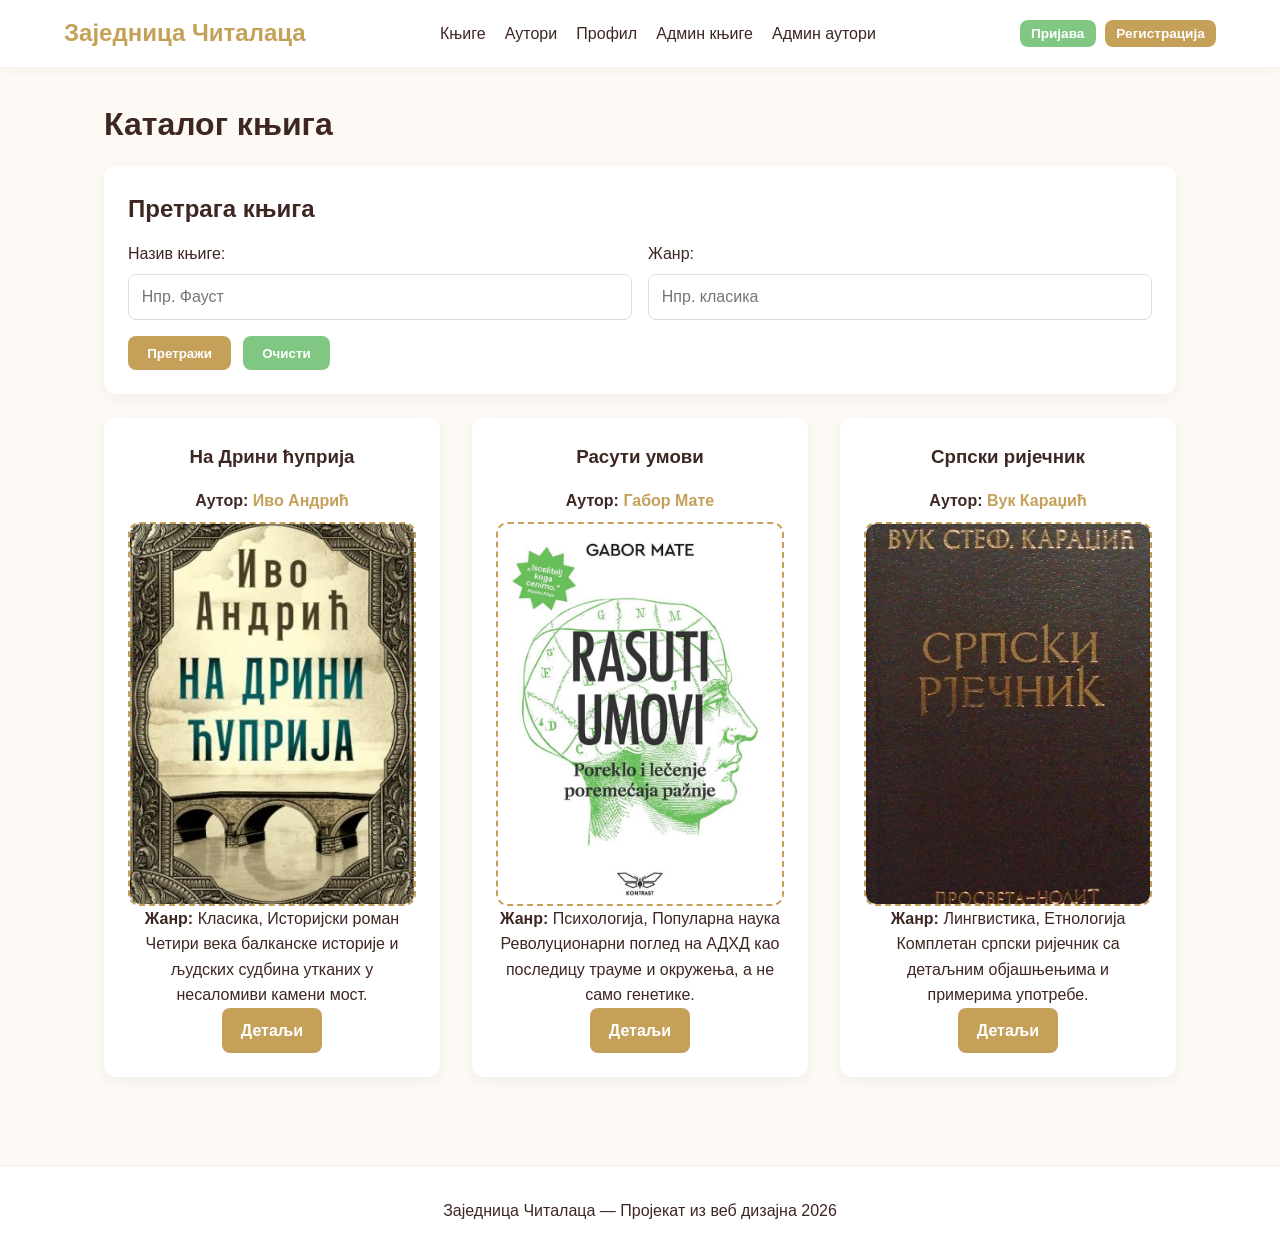
<file: index.html>
<!DOCTYPE html>
<html lang="sr">
<head>
    <meta charset="UTF-8">
    <meta name="viewport" content="width=device-width, initial-scale=1.0">
    <title>Заједница Читалаца - Каталог књига</title>
    <link rel="icon" href="data:,">
    <link rel="stylesheet" href="css/style.css">
</head>
<body>
    <header>
        <nav class="container">
            <a href="index.html" class="logo">Заједница Читалаца</a>
            <ul class="nav-links">
                <li><a href="index.html">Књиге</a></li>
                <li><a href="authors.html">Аутори</a></li>
                <li><a href="profile.html">Профил</a></li>
                <li><a href="admin-books.html">Админ књиге</a></li>
                <li><a href="admin-authors.html">Админ аутори</a></li>
            </ul>
        </nav>
    </header>
    <main class="container">
        <h1>Каталог књига</h1>
        <section class="card filter-card">
            <h2>Претрага књига</h2>
            <form class="filter-form" data-book-search novalidate>
                <div class="form-row">
                    <div class="form-group">
                        <label for="book-search-title">Назив књиге:</label>
                        <input id="book-search-title" name="title" type="search" placeholder="Нпр. Фауст">
                    </div>
                    <div class="form-group">
                        <label for="book-search-genre">Жанр:</label>
                        <input id="book-search-genre" name="genre" type="search" placeholder="Нпр. класика">
                    </div>
                </div>
                <div class="filter-actions">
                    <button class="btn btn-primary" type="submit">Претражи</button>
                    <button class="btn btn-secondary" type="button" data-book-search-reset>Очисти</button>
                </div>
            </form>
        </section>
        <p class="page-intro" data-books-result-summary></p>
        <div class="grid" data-books-grid></div>
    </main>
    <footer>
        <p>Заједница Читалаца — Пројекат из веб дизајна 2026</p>
    </footer>
    <script src="js/shared.js"></script>
    <script src="js/firebase-config.js"></script>
    <script src="js/student1-books.js"></script>
</body>
</html>
</file>
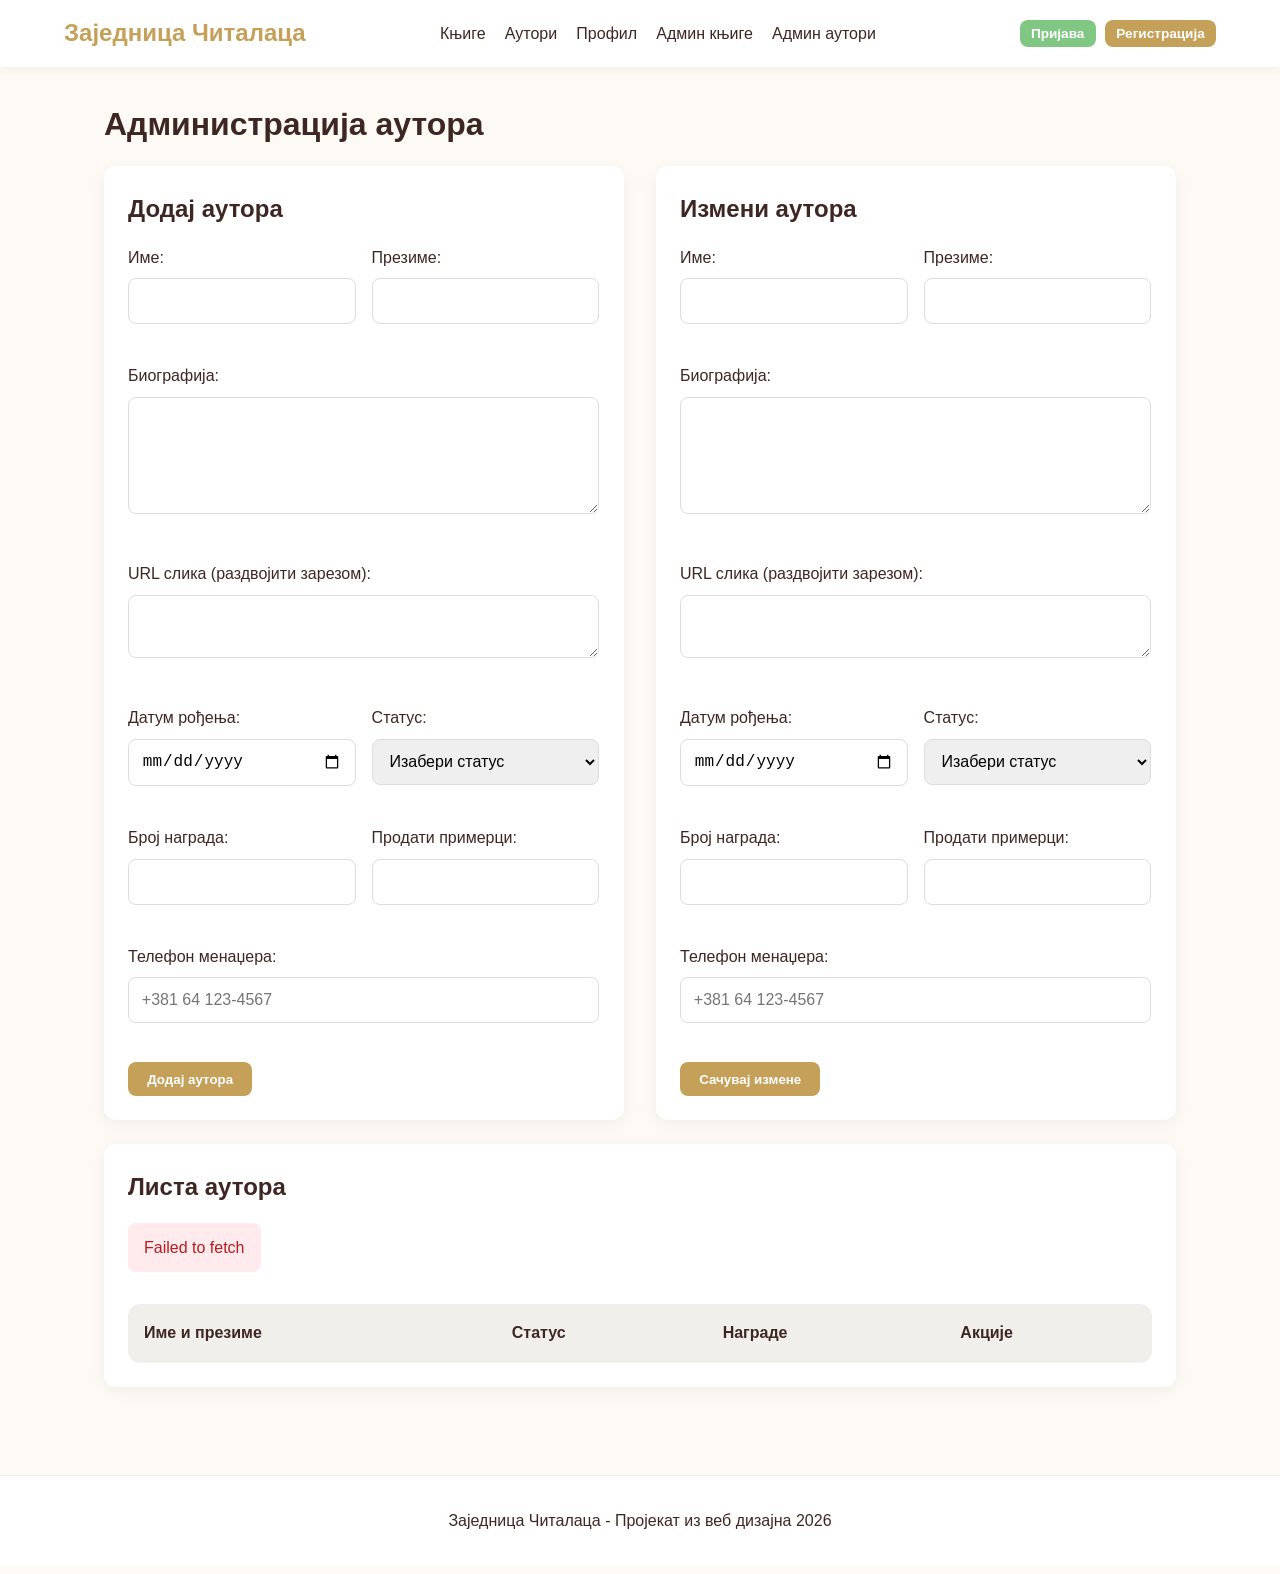
<file: admin-authors.html>
<!DOCTYPE html>
<html lang="sr">
<head>
    <meta charset="UTF-8">
    <meta name="viewport" content="width=device-width, initial-scale=1.0">
    <title>Заједница Читалаца - Администрација аутора</title>
    <link rel="icon" href="data:,">
    <link rel="stylesheet" href="css/style.css">
</head>
<body class="student2-page">
    <header>
        <nav class="container">
            <a href="index.html" class="logo">Заједница Читалаца</a>
            <ul class="nav-links">
                <li><a href="index.html">Књиге</a></li>
                <li><a href="authors.html">Аутори</a></li>
                <li><a href="profile.html">Профил</a></li>
                <li><a href="admin-books.html">Админ књиге</a></li>
                <li><a href="admin-authors.html">Админ аутори</a></li>
            </ul>
        </nav>
    </header>

    <main class="container">
        <h1>Администрација аутора</h1>

        <div class="grid admin-grid">
            <section class="card admin-card">
                <h2>Додај аутора</h2>
                <p class="status-message hidden" data-author-message="add"></p>
                <form data-author-form="add" novalidate>
                    <button class="hidden" type="submit">Пошаљи</button>
                </form>
            </section>

            <section class="card admin-card">
                <h2>Измени аутора</h2>
                <p class="status-message hidden" data-author-message="edit"></p>
                <form data-author-form="edit" novalidate>
                    <button class="hidden" type="submit">Пошаљи</button>
                </form>
            </section>
        </div>

        <section class="card admin-card">
            <h2>Листа аутора</h2>
            <p class="status-message" data-admin-authors-status>Учитавање аутора...</p>
            <div class="table-wrapper">
                <table>
                    <thead>
                        <tr>
                            <th>Име и презиме</th>
                            <th>Статус</th>
                            <th>Награде</th>
                            <th>Акције</th>
                        </tr>
                    </thead>
                    <tbody data-admin-authors></tbody>
                </table>
            </div>
        </section>
    </main>

    <footer>
        <p>Заједница Читалаца - Пројекат из веб дизајна 2026</p>
    </footer>
    <script src="js/shared.js"></script>
    <script src="js/firebase-config.js"></script>
    <script src="js/student2-authors.js"></script>
</body>
</html>
</file>
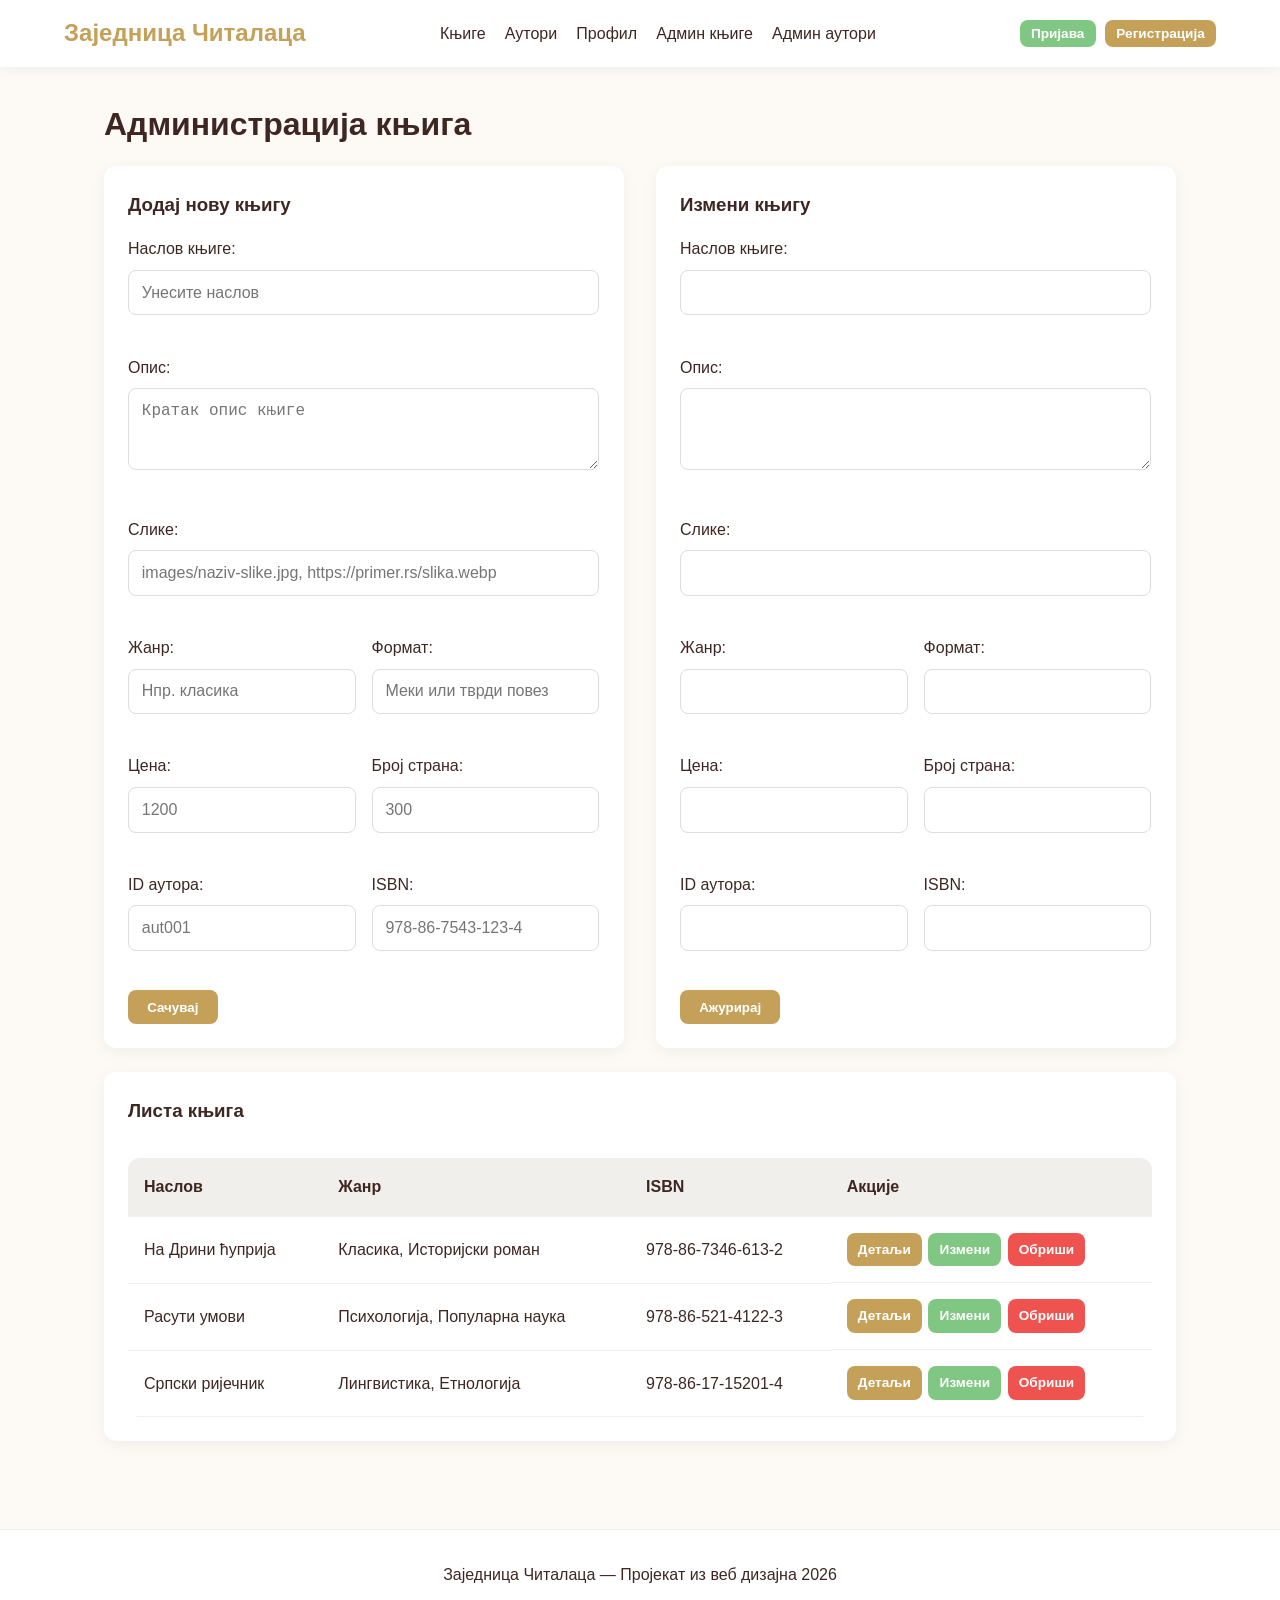
<file: admin-books.html>
<!DOCTYPE html>
<html lang="sr">
<head>
    <meta charset="UTF-8">
    <meta name="viewport" content="width=device-width, initial-scale=1.0">
    <title>Заједница Читалаца - Администрација књига</title>
    <link rel="icon" href="data:,">
    <link rel="stylesheet" href="css/style.css">
</head>
<body>
    <header>
        <nav class="container">
            <a href="index.html" class="logo">Заједница Читалаца</a>
            <ul class="nav-links">
                <li><a href="index.html">Књиге</a></li>
                <li><a href="authors.html">Аутори</a></li>
                <li><a href="profile.html">Профил</a></li>
                <li><a href="admin-books.html">Админ књиге</a></li>
                <li><a href="admin-authors.html">Админ аутори</a></li>
            </ul>
        </nav>
    </header>
    <main class="container">
        <h1>Администрација књига</h1>
        <div class="grid admin-grid">
            <div class="card admin-card">
                <h3>Додај нову књигу</h3>
                <p class="status-message hidden" data-book-form-message="add"></p>
                <form class="book-form" data-book-form="add" novalidate>
                    <div class="form-group">
                        <label for="book-title">Наслов књиге:</label>
                        <input type="text" id="book-title" name="title" placeholder="Унесите наслов">
                        <small class="field-error" data-error-for="title"></small>
                    </div>
                    <div class="form-group">
                        <label for="book-description">Опис:</label>
                        <textarea id="book-description" name="description" rows="3" placeholder="Кратак опис књиге"></textarea>
                        <small class="field-error" data-error-for="description"></small>
                    </div>
                    <div class="form-group">
                        <label for="book-image">Слике:</label>
                        <input type="text" id="book-image" name="image" placeholder="images/naziv-slike.jpg, https://primer.rs/slika.webp">
                        <small class="field-error" data-error-for="image"></small>
                    </div>
                    <div class="form-row">
                        <div class="form-group">
                            <label for="book-genre">Жанр:</label>
                            <input type="text" id="book-genre" name="genre" placeholder="Нпр. класика">
                            <small class="field-error" data-error-for="genre"></small>
                        </div>
                        <div class="form-group">
                            <label for="book-format">Формат:</label>
                            <input type="text" id="book-format" name="format" placeholder="Меки или тврди повез">
                            <small class="field-error" data-error-for="format"></small>
                        </div>
                    </div>
                    <div class="form-row">
                        <div class="form-group">
                            <label for="book-price">Цена:</label>
                            <input type="number" id="book-price" name="price" min="1" placeholder="1200">
                            <small class="field-error" data-error-for="price"></small>
                        </div>
                        <div class="form-group">
                            <label for="book-pages">Број страна:</label>
                            <input type="number" id="book-pages" name="pages" min="1" placeholder="300">
                            <small class="field-error" data-error-for="pages"></small>
                        </div>
                    </div>
                    <div class="form-row">
                        <div class="form-group">
                            <label for="book-author-id">ID аутора:</label>
                            <input type="text" id="book-author-id" name="authorId" placeholder="aut001">
                            <small class="field-error" data-error-for="authorId"></small>
                        </div>
                        <div class="form-group">
                            <label for="book-isbn">ISBN:</label>
                            <input type="text" id="book-isbn" name="isbn" placeholder="978-86-7543-123-4">
                            <small class="field-error" data-error-for="isbn"></small>
                        </div>
                    </div>
                    <button type="submit" class="btn btn-primary">Сачувај</button>
                </form>
            </div>

            <div class="card admin-card">
                <h3>Измени књигу</h3>
                <p class="status-message hidden" data-book-form-message="edit"></p>
                <form class="book-form" data-book-form="edit" novalidate>
                    <div class="form-group">
                        <label for="edit-title">Наслов књиге:</label>
                        <input type="text" id="edit-title" name="title">
                        <small class="field-error" data-error-for="title"></small>
                    </div>
                    <div class="form-group">
                        <label for="edit-description">Опис:</label>
                        <textarea id="edit-description" name="description" rows="3"></textarea>
                        <small class="field-error" data-error-for="description"></small>
                    </div>
                    <div class="form-group">
                        <label for="edit-image">Слике:</label>
                        <input type="text" id="edit-image" name="image">
                        <small class="field-error" data-error-for="image"></small>
                    </div>
                    <div class="form-row">
                        <div class="form-group">
                            <label for="edit-genre">Жанр:</label>
                            <input type="text" id="edit-genre" name="genre">
                            <small class="field-error" data-error-for="genre"></small>
                        </div>
                        <div class="form-group">
                            <label for="edit-format">Формат:</label>
                            <input type="text" id="edit-format" name="format">
                            <small class="field-error" data-error-for="format"></small>
                        </div>
                    </div>
                    <div class="form-row">
                        <div class="form-group">
                            <label for="edit-price">Цена:</label>
                            <input type="number" id="edit-price" name="price" min="1">
                            <small class="field-error" data-error-for="price"></small>
                        </div>
                        <div class="form-group">
                            <label for="edit-pages">Број страна:</label>
                            <input type="number" id="edit-pages" name="pages" min="1">
                            <small class="field-error" data-error-for="pages"></small>
                        </div>
                    </div>
                    <div class="form-row">
                        <div class="form-group">
                            <label for="edit-author-id">ID аутора:</label>
                            <input type="text" id="edit-author-id" name="authorId">
                            <small class="field-error" data-error-for="authorId"></small>
                        </div>
                        <div class="form-group">
                            <label for="edit-isbn">ISBN:</label>
                            <input type="text" id="edit-isbn" name="isbn">
                            <small class="field-error" data-error-for="isbn"></small>
                        </div>
                    </div>
                    <button type="submit" class="btn btn-primary">Ажурирај</button>
                </form>
            </div>
        </div>
        <div class="card admin-card">
            <h3>Листа књига</h3>
            <div class="table-wrapper">
                <table>
                    <thead>
                        <tr>
                            <th>Наслов</th>
                            <th>Жанр</th>
                            <th>ISBN</th>
                            <th>Акције</th>
                        </tr>
                    </thead>
                    <tbody data-admin-books></tbody>
                </table>
            </div>
        </div>
    </main>
    <footer>
        <p>Заједница Читалаца — Пројекат из веб дизајна 2026</p>
    </footer>
    <script src="js/shared.js"></script>
    <script src="js/firebase-config.js"></script>
    <script src="js/student1-books.js"></script>
</body>
</html>
</file>
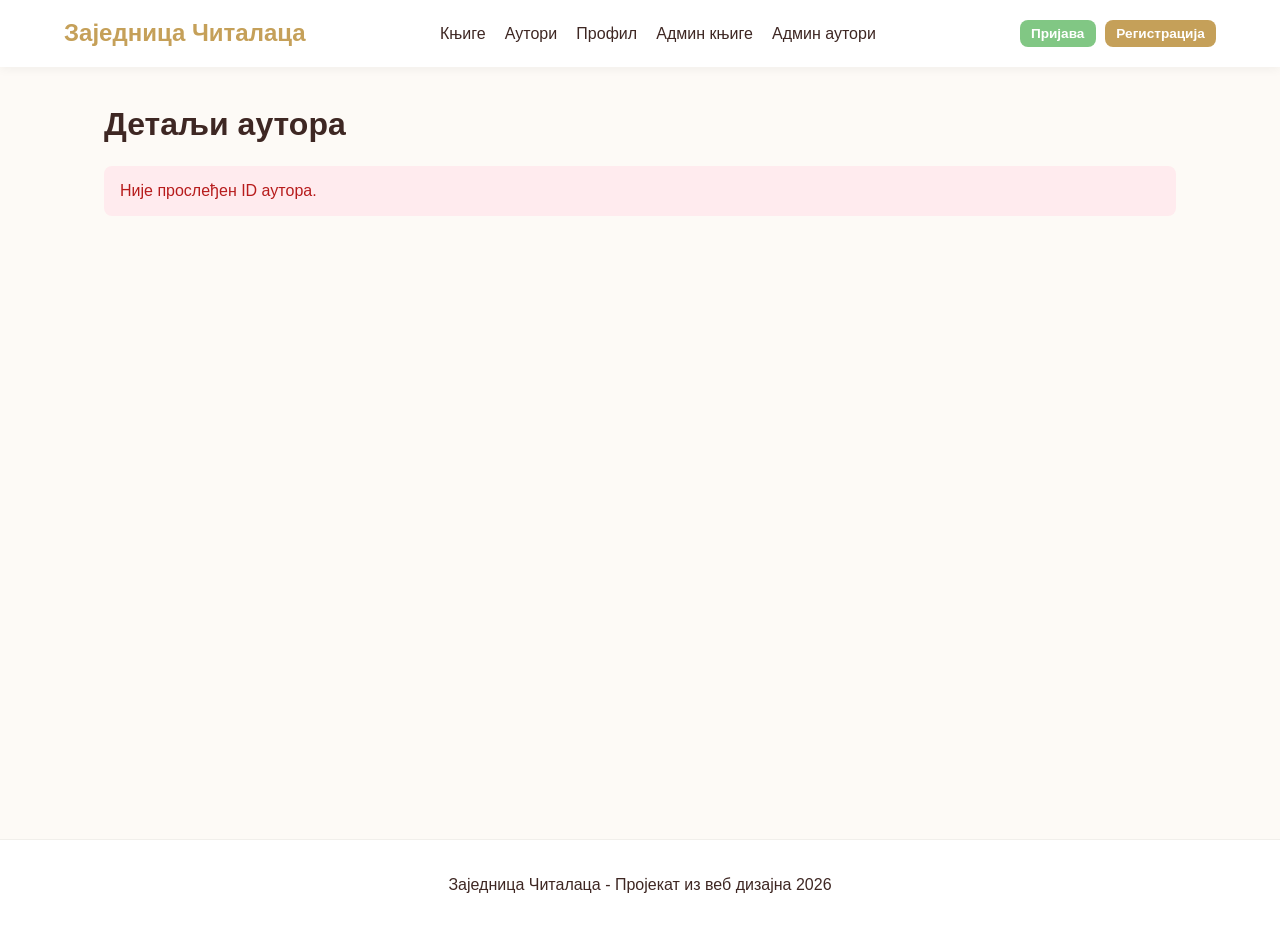
<file: author-details.html>
<!DOCTYPE html>
<html lang="sr">
<head>
    <meta charset="UTF-8">
    <meta name="viewport" content="width=device-width, initial-scale=1.0">
    <title>Заједница Читалаца - Детаљи аутора</title>
    <link rel="icon" href="data:,">
    <link rel="stylesheet" href="css/style.css">
</head>
<body class="student2-page">
    <header>
        <nav class="container">
            <a href="index.html" class="logo">Заједница Читалаца</a>
            <ul class="nav-links">
                <li><a href="index.html">Књиге</a></li>
                <li><a href="authors.html">Аутори</a></li>
                <li><a href="profile.html">Профил</a></li>
                <li><a href="admin-books.html">Админ књиге</a></li>
                <li><a href="admin-authors.html">Админ аутори</a></li>
            </ul>
        </nav>
    </header>

    <main class="container">
        <h1>Детаљи аутора</h1>
        <p class="status-message" data-author-detail-status>Учитавање података...</p>
        <div data-author-detail></div>
    </main>

    <footer>
        <p>Заједница Читалаца - Пројекат из веб дизајна 2026</p>
    </footer>
    <script src="js/shared.js"></script>
    <script src="js/firebase-config.js"></script>
    <script src="js/student2-authors.js"></script>
</body>
</html>
</file>
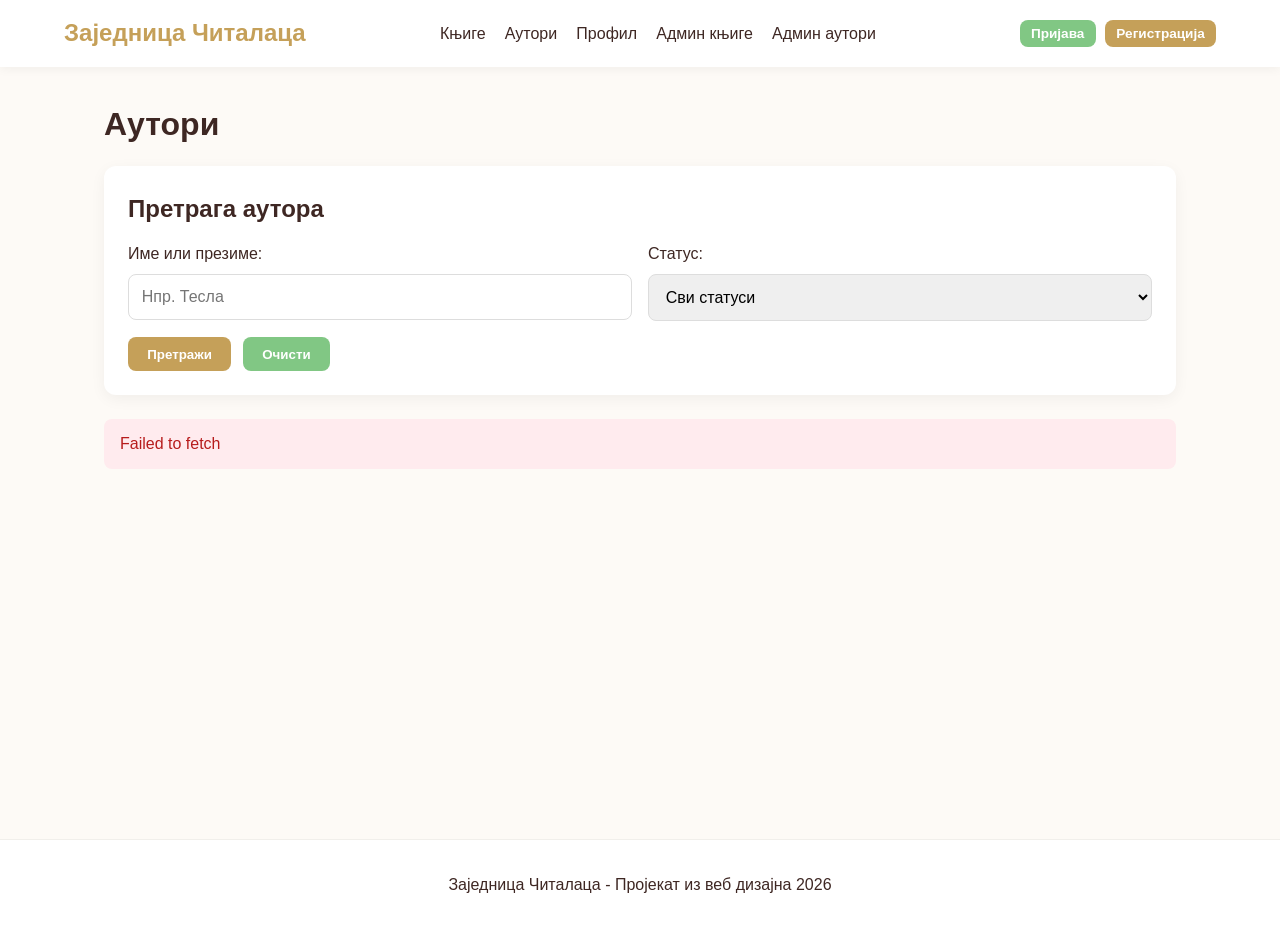
<file: authors.html>
<!DOCTYPE html>
<html lang="sr">
<head>
    <meta charset="UTF-8">
    <meta name="viewport" content="width=device-width, initial-scale=1.0">
    <title>Заједница Читалаца - Аутори</title>
    <link rel="icon" href="data:,">
    <link rel="stylesheet" href="css/style.css">
</head>
<body class="student2-page">
    <header>
        <nav class="container">
            <a href="index.html" class="logo">Заједница Читалаца</a>
            <ul class="nav-links">
                <li><a href="index.html">Књиге</a></li>
                <li><a href="authors.html">Аутори</a></li>
                <li><a href="profile.html">Профил</a></li>
                <li><a href="admin-books.html">Админ књиге</a></li>
                <li><a href="admin-authors.html">Админ аутори</a></li>
            </ul>
        </nav>
    </header>

    <main class="container">
        <h1>Аутори</h1>
        <section class="card filter-card">
            <h2>Претрага аутора</h2>
            <form class="filter-form" data-author-search novalidate>
                <div class="form-row">
                    <div class="form-group">
                        <label for="author-search-name">Име или презиме:</label>
                        <input id="author-search-name" name="name" type="search" placeholder="Нпр. Тесла">
                    </div>
                    <div class="form-group">
                        <label for="author-search-status">Статус:</label>
                        <select id="author-search-status" name="status">
                            <option value="">Сви статуси</option>
                            <option value="Активан">Активан</option>
                            <option value="У пензији">У пензији</option>
                            <option value="Преминуо">Преминуо</option>
                        </select>
                    </div>
                </div>
                <div class="filter-actions">
                    <button class="btn btn-primary" type="submit">Претражи</button>
                    <button class="btn btn-secondary" type="button" data-author-search-reset>Очисти</button>
                </div>
            </form>
        </section>
        <p class="status-message" data-authors-status>Учитавање аутора...</p>
        <p class="page-intro" data-authors-result-summary></p>
        <div class="grid authors-grid" data-authors-grid></div>
    </main>

    <footer>
        <p>Заједница Читалаца - Пројекат из веб дизајна 2026</p>
    </footer>
    <script src="js/shared.js"></script>
    <script src="js/firebase-config.js"></script>
    <script src="js/student2-authors.js"></script>
</body>
</html>
</file>
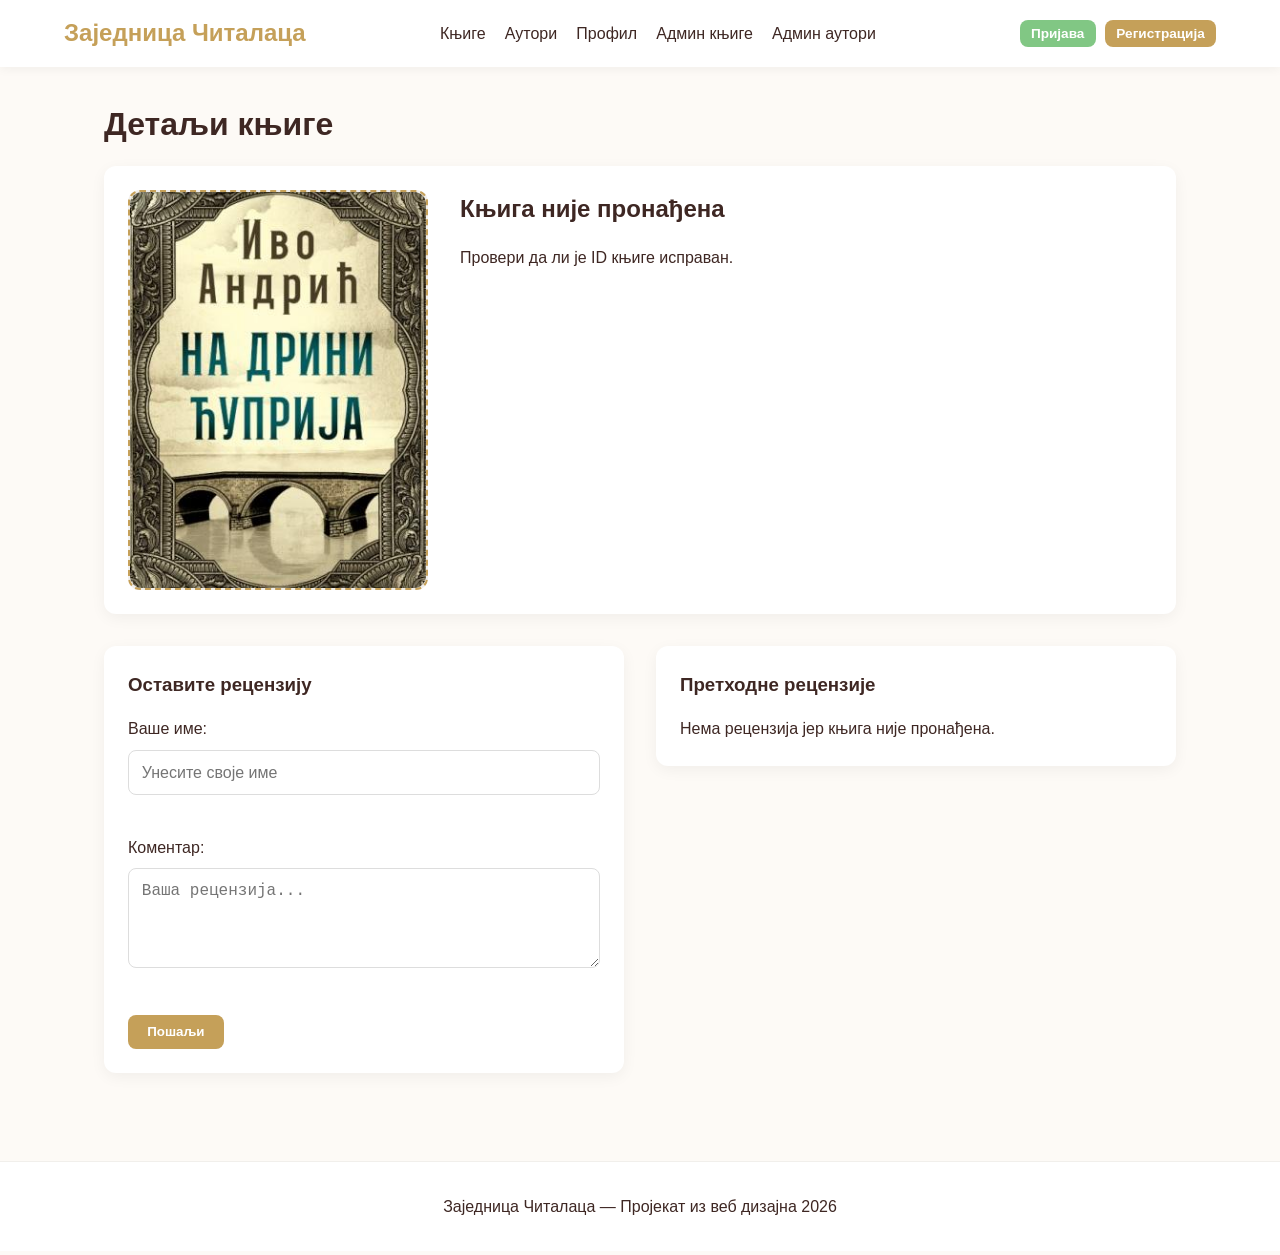
<file: book-details-cuprija.html>
<!DOCTYPE html>
<html lang="sr">
<head>
    <meta charset="UTF-8">
    <meta name="viewport" content="width=device-width, initial-scale=1.0">
    <title>Заједница Читалаца - На Дрини ћуприја</title>
    <link rel="icon" href="data:,">
    <link rel="stylesheet" href="css/style.css">
</head>
<body>
    <header>
        <nav class="container">
            <a href="index.html" class="logo">Заједница Читалаца</a>
            <ul class="nav-links">
                <li><a href="index.html">Књиге</a></li>
                <li><a href="authors.html">Аутори</a></li>
                <li><a href="profile.html">Профил</a></li>
                <li><a href="admin-books.html">Админ књиге</a></li>
                <li><a href="admin-authors.html">Админ аутори</a></li>
            </ul>
        </nav>
    </header>
    <main class="container" data-book-detail="knj049">
        <h1>Детаљи књиге</h1>
        <div class="card book-detail-card">
            <div class="book-detail-cover">
                <img src="images/na-drini-cuprija.jpg" alt="На Дрини ћуприја">
            </div>
            <div class="book-detail-info">
                <h2>На Дрини ћуприја</h2>
                <p><strong>Аутор ID:</strong> 1</p>
                <p><strong>Аутор:</strong> <a href="authors.html" class="text-link">Иво Андрић</a></p>
                <p><strong>Жанр:</strong> Класика, Историјски роман</p>
                <p><strong>Формат:</strong> Тврди повез</p>
                <p><strong>Број страна:</strong> 412</p>
                <p><strong>Цена:</strong> 1.200 РСД</p>
                <p><strong>ISBN:</strong> 978-86-7346-613-2</p>
                <br>
                <p><strong>Опис:</strong> Роман који прати судбину једног моста на Дрини, у Вишеграду, кроз четири века. Мост је симбол трајања и несаломивости пред налетима времена и бурних историјских догађаја на Балкану. Градња моста је задужбина Мехмед-паше Соколовића, а кроз причу о њему Андрић слика читаву историју једног поднебља.</p>
            </div>
        </div>
        <div class="grid book-review-grid">
            <div class="card review-card">
                <h3>Оставите рецензију</h3>
                <p class="status-message hidden" data-review-message></p>
                <form class="full-width-form" data-review-form novalidate>
                    <div class="form-group">
                        <label for="username">Ваше име:</label>
                        <input type="text" id="username" name="username" placeholder="Унесите своје име">
                        <small class="field-error" data-error-for="username"></small>
                    </div>
                    <div class="form-group">
                        <label for="comment">Коментар:</label>
                        <textarea id="comment" name="comment" rows="4" placeholder="Ваша рецензија..."></textarea>
                        <small class="field-error" data-error-for="comment"></small>
                    </div>
                    <button type="submit" class="btn btn-primary">Пошаљи</button>
                </form>
            </div>
            <div class="card review-card">
                <h3>Претходне рецензије</h3>
                <div data-reviews-list></div>
            </div>
        </div>
    </main>
    <footer>
        <p>Заједница Читалаца — Пројекат из веб дизајна 2026</p>
    </footer>
    <script src="js/shared.js"></script>
    <script src="js/firebase-config.js"></script>
    <script src="js/student1-books.js"></script>
</body>
</html>
</file>
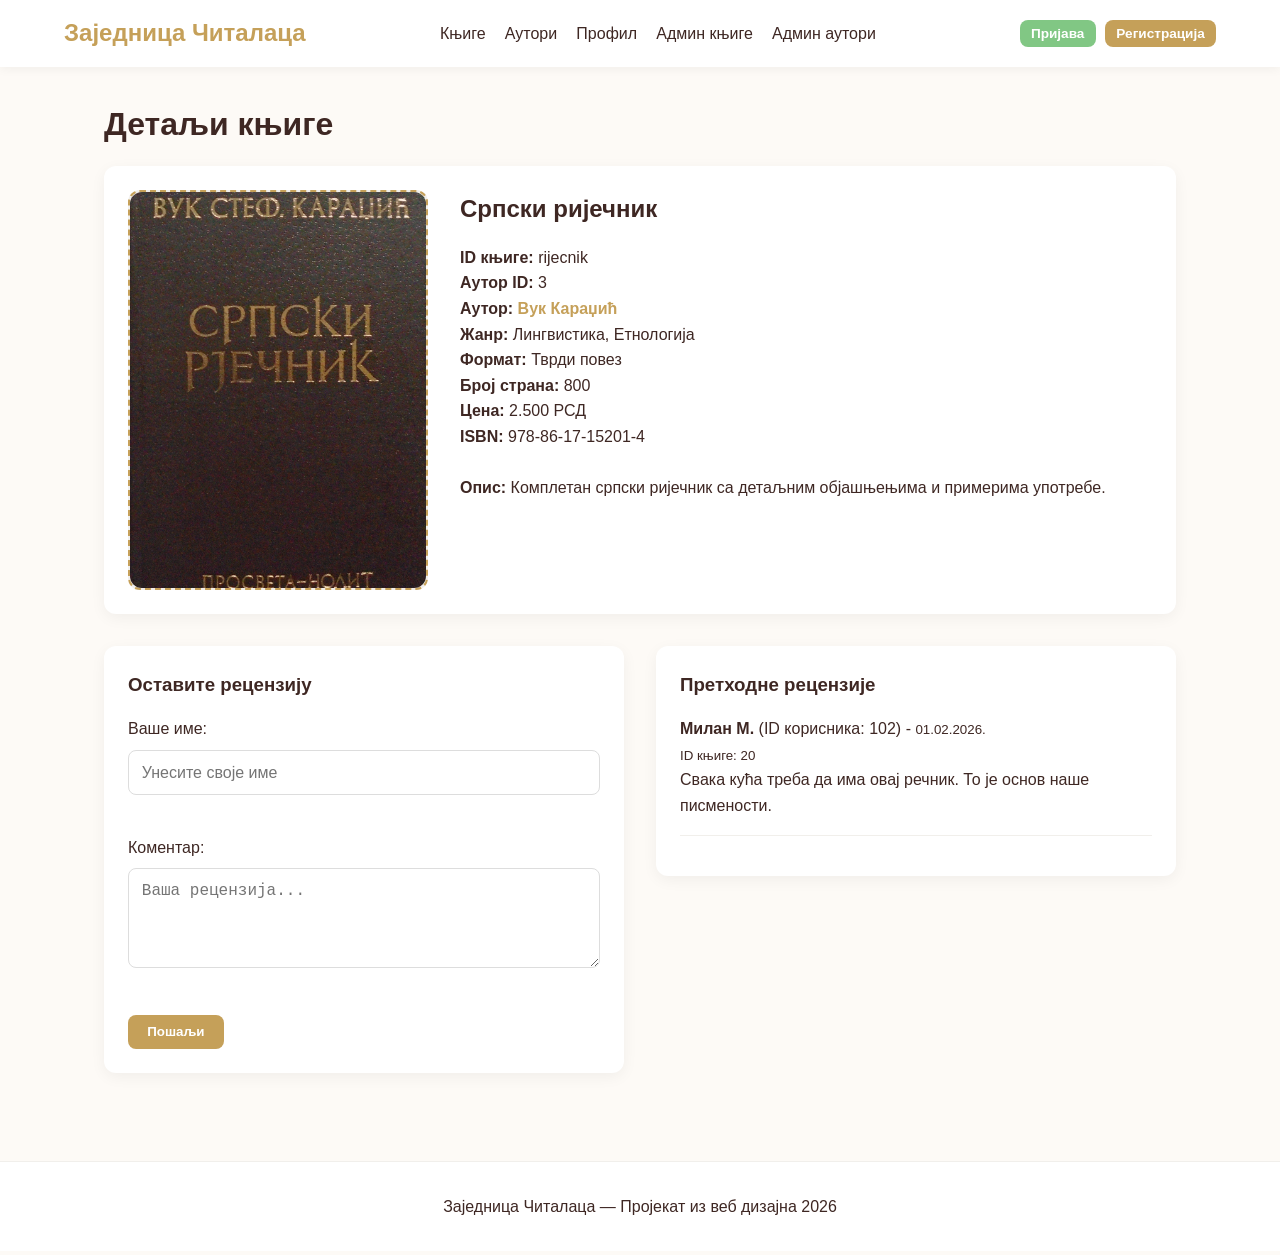
<file: book-details-rijecnik.html>
<!DOCTYPE html>
<html lang="sr">
<head>
    <meta charset="UTF-8">
    <meta name="viewport" content="width=device-width, initial-scale=1.0">
    <title>Заједница Читалаца - Српски ријечник</title>
    <link rel="icon" href="data:,">
    <link rel="stylesheet" href="css/style.css">
</head>
<body>
    <header>
        <nav class="container">
            <a href="index.html" class="logo">Заједница Читалаца</a>
            <ul class="nav-links">
                <li><a href="index.html">Књиге</a></li>
                <li><a href="authors.html">Аутори</a></li>
                <li><a href="profile.html">Профил</a></li>
                <li><a href="admin-books.html">Админ књиге</a></li>
                <li><a href="admin-authors.html">Админ аутори</a></li>
            </ul>
        </nav>
    </header>
    <main class="container" data-book-detail="rijecnik">
        <h1>Детаљи књиге</h1>
        <div class="card book-detail-card">
            <div class="book-detail-cover">
                <img src="images/srpski-rjecnik.jpg" alt="Српски ријечник">
            </div>
            <div class="book-detail-info">
                <h2>Српски ријечник</h2>
                <p><strong>Аутор ID:</strong> 3</p>
                <p><strong>Аутор:</strong> <a href="authors.html" class="text-link">Вук Караџић</a></p>
                <p><strong>Жанр:</strong> Лингвистика, Етнологија</p>
                <p><strong>Формат:</strong> Тврди повез (Репринт)</p>
                <p><strong>Број страна:</strong> 800+</p>
                <p><strong>Цена:</strong> 2.500 РСД</p>
                <p><strong>ISBN:</strong> 978-86-17-15201-4</p>
                <br>
                <p><strong>Опис:</strong> Чувено дело Вука Караџића из 1818. године (допуњено 1852). Ово није само речник језика, већ и ризница народних обичаја, веровања и умотворина. Вук је кроз објашњења речи описао читав народни живот и културу свог времена.</p>
            </div>
        </div>
        <div class="grid book-review-grid">
            <div class="card review-card">
                <h3>Оставите рецензију</h3>
                <p class="status-message hidden" data-review-message></p>
                <form class="full-width-form" data-review-form novalidate>
                    <div class="form-group">
                        <label for="username">Ваше име:</label>
                        <input type="text" id="username" name="username" placeholder="Унесите своје име">
                        <small class="field-error" data-error-for="username"></small>
                    </div>
                    <div class="form-group">
                        <label for="comment">Коментар:</label>
                        <textarea id="comment" name="comment" rows="4" placeholder="Ваша рецензија..."></textarea>
                        <small class="field-error" data-error-for="comment"></small>
                    </div>
                    <button type="submit" class="btn btn-primary">Пошаљи</button>
                </form>
            </div>
            <div class="card review-card">
                <h3>Претходне рецензије</h3>
                <div data-reviews-list></div>
            </div>
        </div>
    </main>
    <footer>
        <p>Заједница Читалаца — Пројекат из веб дизајна 2026</p>
    </footer>
    <script src="js/shared.js"></script>
    <script src="js/firebase-config.js"></script>
    <script src="js/student1-books.js"></script>
</body>
</html>
</file>
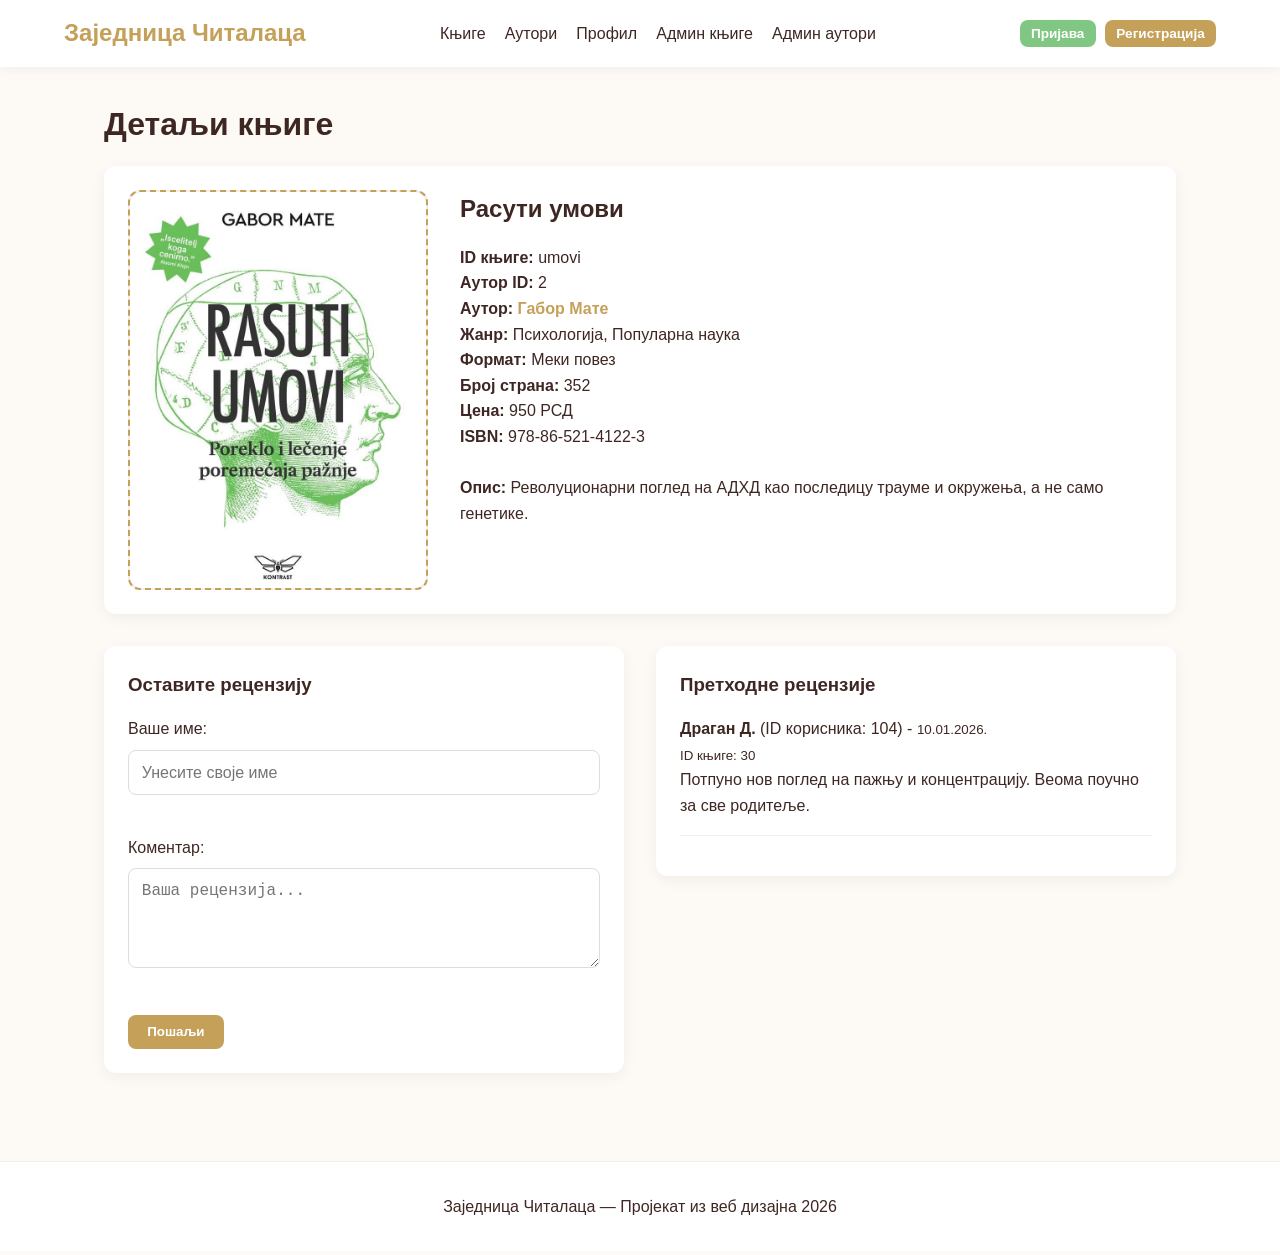
<file: book-details-umovi.html>
<!DOCTYPE html>
<html lang="sr">
<head>
    <meta charset="UTF-8">
    <meta name="viewport" content="width=device-width, initial-scale=1.0">
    <title>Заједница Читалаца - Расути умови</title>
    <link rel="icon" href="data:,">
    <link rel="stylesheet" href="css/style.css">
</head>
<body>
    <header>
        <nav class="container">
            <a href="index.html" class="logo">Заједница Читалаца</a>
            <ul class="nav-links">
                <li><a href="index.html">Књиге</a></li>
                <li><a href="authors.html">Аутори</a></li>
                <li><a href="profile.html">Профил</a></li>
                <li><a href="admin-books.html">Админ књиге</a></li>
                <li><a href="admin-authors.html">Админ аутори</a></li>
            </ul>
        </nav>
    </header>
    <main class="container" data-book-detail="umovi">
        <h1>Детаљи књиге</h1>
        <div class="card book-detail-card">
            <div class="book-detail-cover">
                <img src="images/rasuti-umovi.jpg" alt="Расути умови">
            </div>
            <div class="book-detail-info">
                <h2>Расути умови</h2>
                <p><strong>Аутор ID:</strong> 2</p>
                <p><strong>Аутор:</strong> <a href="authors.html" class="text-link">Габор Мате</a></p>
                <p><strong>Жанр:</strong> Психологија, Популарна наука</p>
                <p><strong>Формат:</strong> Меки повез</p>
                <p><strong>Број страна:</strong> 352</p>
                <p><strong>Цена:</strong> 950 РСД</p>
                <p><strong>ISBN:</strong> 978-86-521-4122-3</p>
                <br>
                <p><strong>Опис:</strong> У овој књизи, др Габор Мате демистификује АДХД (поремећај пажње са хиперактивношћу). Он тврди да АДХД није наследна болест већ последица начина на који мозак реагује на рану стресну средину и трауму. Књига нуди наду и практичне савете за родитеље и одрасле који се суочавају са овим изазовом.</p>
            </div>
        </div>
        <div class="grid book-review-grid">
            <div class="card review-card">
                <h3>Оставите рецензију</h3>
                <p class="status-message hidden" data-review-message></p>
                <form class="full-width-form" data-review-form novalidate>
                    <div class="form-group">
                        <label for="username">Ваше име:</label>
                        <input type="text" id="username" name="username" placeholder="Унесите своје име">
                        <small class="field-error" data-error-for="username"></small>
                    </div>
                    <div class="form-group">
                        <label for="comment">Коментар:</label>
                        <textarea id="comment" name="comment" rows="4" placeholder="Ваша рецензија..."></textarea>
                        <small class="field-error" data-error-for="comment"></small>
                    </div>
                    <button type="submit" class="btn btn-primary">Пошаљи</button>
                </form>
            </div>
            <div class="card review-card">
                <h3>Претходне рецензије</h3>
                <div data-reviews-list></div>
            </div>
        </div>
    </main>
    <footer>
        <p>Заједница Читалаца — Пројекат из веб дизајна 2026</p>
    </footer>
    <script src="js/shared.js"></script>
    <script src="js/firebase-config.js"></script>
    <script src="js/student1-books.js"></script>
</body>
</html>
</file>
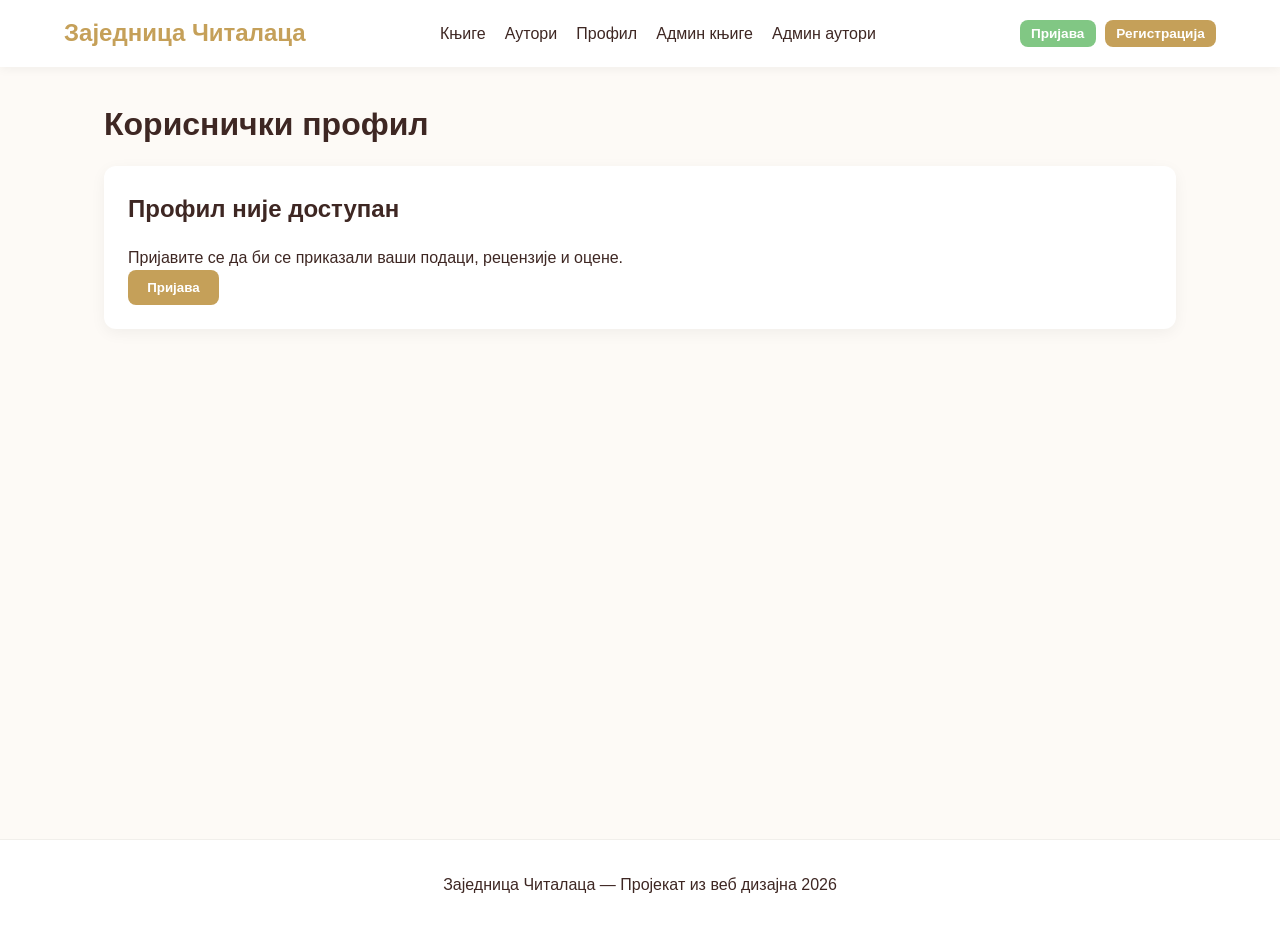
<file: profile.html>
<!DOCTYPE html>
<html lang="sr">

<head>
    <meta charset="UTF-8">
    <meta name="viewport" content="width=device-width, initial-scale=1.0">
    <title>Заједница Читалаца - Кориснички профил</title>
    <link rel="icon" href="data:,">
    <link rel="stylesheet" href="css/style.css">
</head>

<body>
    <header>
        <nav class="container">
            <a href="index.html" class="logo">Заједница Читалаца</a>
            <ul class="nav-links">
                <li><a href="index.html">Књиге</a></li>
                <li><a href="authors.html">Аутори</a></li>
                <li><a href="profile.html">Профил</a></li>
                <li><a href="admin-books.html">Админ књиге</a></li>
                <li><a href="admin-authors.html">Админ аутори</a></li>
            </ul>
        </nav>
    </header>
    <main class="container">
        <h1>Кориснички профил</h1>

        <section class="card profile-card" data-profile-login-message>
            <h2>Профил није доступан</h2>
            <p>Пријавите се да би се приказали ваши подаци, рецензије и оцене.</p>
            <button type="button" class="btn btn-primary" data-open-auth="login">Пријава</button>
        </section>

        <section class="card profile-card hidden" data-profile-user-card data-profile-protected>
            <div class="profile-header">
                <div>
                    <h2>Моји подаци</h2>
                    <p class="profile-subtitle">Основни подаци пријављеног корисника.</p>
                </div>
                <span class="profile-badge" data-profile-user-id>ID корисника: kor001</span>
            </div>

            <div class="profile-details">
                <div>
                    <p class="detail-label">Име</p>
                    <p data-profile-field="ime">Татјана</p>
                </div>
                <div>
                    <p class="detail-label">Презиме</p>
                    <p data-profile-field="prezime">Петровић</p>
                </div>
                <div>
                    <p class="detail-label">Е-пошта</p>
                    <p data-profile-field="email">tatjana.petrovic@example.com</p>
                </div>
                <div>
                    <p class="detail-label">Корисничко име</p>
                    <p data-profile-field="korisnickoIme">tatjana_p</p>
                </div>
                <div>
                    <p class="detail-label">Адреса</p>
                    <p data-profile-field="adresa">Београдска 1, Београд</p>
                </div>
                <div>
                    <p class="detail-label">Датум рођења</p>
                    <p data-profile-field="datumRodjenja">1. јануар 2003.</p>
                </div>
                <div>
                    <p class="detail-label">Занимање</p>
                    <p data-profile-field="zanimanje">Економисткиња</p>
                </div>
                <div>
                    <p class="detail-label">Статус</p>
                    <p>Активан члан</p>
                </div>
            </div>

        </section>

        <section class="profile-summary hidden" data-profile-protected>
            <article class="summary-item">
                <strong data-profile-review-count>1</strong>
                <span>написана рецензија</span>
            </article>
            <article class="summary-item">
                <strong data-profile-book-count>3</strong>
                <span>књиге у каталогу</span>
            </article>
            <article class="summary-item">
                <strong>1</strong>
                <span>активна сесија</span>
            </article>
        </section>

        <div class="grid profile-activity-grid hidden" data-profile-protected>
            <section>
                <h3>Моје рецензије</h3>

                <div data-profile-reviews></div>
            </section>

            <section>
                <h3>Моје оцене</h3>
                <div data-profile-ratings>
                    <p class="status-message">Учитавање оцена...</p>
                </div>
            </section>
        </div>
    </main>
    <footer>
        <p>Заједница Читалаца — Пројекат из веб дизајна 2026</p>
    </footer>
    <script src="js/shared.js"></script>
    <script src="js/firebase-config.js"></script>
    <script src="js/student1-books.js"></script>
    <script src="js/student2-authors.js"></script>
</body>

</html>
</file>
<file: css/style.css>
:root {
    --bg-color: #fdfaf6;
    --text-color: #3e2723;
    --accent-color: #c5a059;
    --secondary-color: #81c784;
    --white: #ffffff;
    --gray-light: #f1efeb;
    --border-radius: 12px;
}
* {
    box-sizing: border-box;
    margin: 0;
    padding: 0;
}
body {
    font-family: 'Segoe UI', Tahoma, Geneva, Verdana, sans-serif;
    background-color: var(--bg-color);
    color: var(--text-color);
    line-height: 1.6;
}
header {
    background-color: var(--white);
    box-shadow: 0 2px 10px rgba(0,0,0,0.05);
    padding: 0.9rem 5%;
}
nav.container {
    display: grid;
    grid-template-columns: auto minmax(0, 1fr) auto;
    align-items: center;
    gap: 1.25rem;
}
.logo {
    font-size: 1.5rem;
    font-weight: bold;
    color: var(--accent-color);
    text-decoration: none;
    white-space: nowrap;
}
.nav-links {
    list-style: none;
    display: flex;
    justify-content: center;
    gap: clamp(0.7rem, 1.5vw, 1.4rem);
}
.nav-links a {
    text-decoration: none;
    color: var(--text-color);
    font-weight: 500;
    white-space: nowrap;
    transition: color 0.3s;
}
.nav-links a:hover {
    color: var(--accent-color);
}
.site-menu-button {
    display: none;
    padding: 0.55rem 0.9rem;
    border: 1px solid var(--accent-color);
    border-radius: 8px;
    background-color: var(--white);
    color: var(--text-color);
    cursor: pointer;
    font: inherit;
    font-weight: 700;
}
.auth-actions {
    display: flex;
    align-items: center;
    gap: 0.6rem;
    flex-wrap: wrap;
    justify-content: flex-end;
}
.auth-user {
    font-weight: 600;
    color: var(--accent-color);
}
main {
    padding: 2rem 5%;
    min-height: calc(100vh - 160px);
}
footer {
    background-color: var(--white);
    text-align: center;
    padding: 2rem 5%;
    border-top: 1px solid var(--gray-light);
    margin-top: 2rem;
}
h1, h2, h3 {
    margin-bottom: 1rem;
}
.container {
    max-width: 1200px;
    margin: 0 auto;
}
.card {
    background-color: var(--white);
    border-radius: var(--border-radius);
    padding: 1.5rem;
    box-shadow: 0 4px 15px rgba(0,0,0,0.05);
    margin-bottom: 1.5rem;
    display: flex;
    flex-direction: column;
    align-items: center;
    text-align: center;
    min-height: 385px;
}
.card .btn {
    margin-top: auto;
}
.text-link {
    color: var(--accent-color);
    font-weight: 600;
    text-decoration: none;
}
.text-link:hover {
    text-decoration: underline;
}
.btn {
    display: inline-block;
    padding: 0.6rem 1.2rem;
    border-radius: 8px;
    border: none;
    cursor: pointer;
    font-weight: 600;
    text-decoration: none;
    transition: background-color 0.3s, opacity 0.3s;
}
.btn-primary {
    background-color: var(--accent-color);
    color: var(--white);
}
.btn-primary:hover {
    opacity: 0.9;
}
.btn-secondary {
    background-color: var(--secondary-color);
    color: var(--white);
}
.btn-danger {
    background-color: #ef5350;
    color: var(--white);
}
.btn-small {
    padding: 0.4rem 0.7rem;
    font-size: 0.85rem;
}
.hidden {
    display: none !important;
}
.grid {
    display: grid;
    grid-template-columns: repeat(auto-fill, minmax(280px, 1fr));
    gap: 2rem;
}
.admin-grid {
    grid-template-columns: repeat(2, minmax(0, 1fr));
    align-items: start;
}
.admin-card {
    align-items: flex-start;
    max-width: 100%;
    min-height: auto;
    overflow-x: auto;
    text-align: left;
}
.book-card {
    min-height: auto;
}
.plain-link {
    color: var(--text-color);
    text-decoration: none;
}
.plain-link:hover {
    color: var(--accent-color);
}
.book-cover {
    width: 100%;
    aspect-ratio: 3 / 4;
    object-fit: cover;
    display: block;
    margin-top: 0.5rem;
    border: 2px dashed var(--accent-color);
    border-radius: var(--border-radius);
}
.book-detail-card {
    flex-direction: row;
    align-items: flex-start;
    gap: 2rem;
    text-align: left;
    flex-wrap: wrap;
}
.book-detail-cover {
    flex: 1;
    min-width: 250px;
    max-width: 300px;
    height: 400px;
    display: flex;
    align-items: center;
    justify-content: center;
    border: 2px dashed var(--accent-color);
    border-radius: var(--border-radius);
    background-color: var(--gray-light);
}
.book-detail-cover img {
    width: 100%;
    height: 100%;
    object-fit: cover;
    border-radius: var(--border-radius);
}
.book-detail-info {
    flex: 2;
    min-width: 300px;
}
.book-review-grid {
    grid-template-columns: repeat(auto-fit, minmax(300px, 1fr));
    align-items: start;
    margin-top: 2rem;
}
.review-card {
    align-items: flex-start;
    min-height: auto;
    text-align: left;
}
.full-width-form {
    width: 100%;
}
.table-actions {
    display: flex;
    align-items: center;
    gap: 0.4rem;
    flex-wrap: nowrap;
    white-space: nowrap;
}
.table-actions .btn {
    display: inline-flex;
    align-items: center;
    justify-content: center;
    min-height: 2.1rem;
    line-height: 1.2;
}
table {
    width: 100%;
    border-collapse: collapse;
    margin-top: 1rem;
    background: var(--white);
    border-radius: var(--border-radius);
    overflow: hidden;
}
th, td {
    padding: 1rem;
    text-align: left;
    border-bottom: 1px solid var(--gray-light);
}
th {
    background-color: var(--gray-light);
    font-weight: 600;
}
.form-group {
    margin-bottom: 1rem;
}
.form-row {
    display: grid;
    grid-template-columns: repeat(2, minmax(0, 1fr));
    gap: 1rem;
}
label {
    display: block;
    margin-bottom: 0.5rem;
}
input, textarea, select {
    width: 100%;
    min-width: 0;
    padding: 0.8rem;
    border: 1px solid #ddd;
    border-radius: 8px;
    font-size: 1rem;
}
.field-error {
    display: block;
    min-height: 1.2rem;
    margin-top: 0.25rem;
    color: #b71c1c;
    font-size: 0.85rem;
}
.is-invalid {
    border-color: #c62828;
    background-color: #fff7f7;
}
.status-message {
    margin-bottom: 1rem;
    padding: 0.75rem 1rem;
    border-radius: 8px;
    background-color: var(--gray-light);
}
.status-message.success {
    background-color: #e8f5e9;
    color: #1b5e20;
}
.status-message.error {
    background-color: #ffebee;
    color: #b71c1c;
}
.modal-backdrop {
    position: fixed;
    inset: 0;
    display: none;
    align-items: center;
    justify-content: center;
    padding: 1rem;
    background-color: rgba(0, 0, 0, 0.38);
    z-index: 20;
}
.modal-backdrop.is-open {
    display: flex;
}
.modal-window {
    position: relative;
    width: min(100%, 520px);
    max-height: min(90vh, 760px);
    overflow-y: auto;
    padding: 1.5rem;
    border-radius: var(--border-radius);
    background-color: var(--white);
    box-shadow: 0 18px 45px rgba(0, 0, 0, 0.22);
}
.modal-close {
    position: absolute;
    top: 0.75rem;
    right: 0.75rem;
    width: 2rem;
    height: 2rem;
    border: none;
    border-radius: 50%;
    background-color: var(--gray-light);
    color: var(--text-color);
    cursor: pointer;
    font-size: 1.2rem;
    line-height: 1;
}
.modal-tabs {
    display: flex;
    gap: 0.5rem;
    margin-bottom: 1rem;
}
.modal-tab {
    flex: 1;
    padding: 0.65rem;
    border: 1px solid var(--gray-light);
    border-radius: 8px;
    background-color: var(--white);
    color: var(--text-color);
    cursor: pointer;
    font-weight: 600;
}
.modal-tab.is-active {
    border-color: var(--accent-color);
    background-color: var(--accent-color);
    color: var(--white);
}
.auth-form .btn {
    width: 100%;
}
.profile-card {
    align-items: flex-start;
    min-height: auto;
    text-align: left;
}
.profile-header {
    display: flex;
    align-items: flex-start;
    justify-content: space-between;
    gap: 1rem;
    width: 100%;
    margin-bottom: 1.25rem;
}
.profile-subtitle {
    color: #6d5a53;
}
.profile-badge {
    padding: 0.4rem 0.75rem;
    border-radius: 999px;
    background-color: var(--gray-light);
    color: var(--text-color);
    font-size: 0.9rem;
    font-weight: 600;
    white-space: nowrap;
}
.profile-details {
    display: grid;
    grid-template-columns: repeat(2, minmax(0, 1fr));
    gap: 1rem;
    width: 100%;
    margin-bottom: 1.5rem;
}
.profile-details div {
    padding: 0.85rem;
    border: 1px solid var(--gray-light);
    border-radius: 8px;
    background-color: #fffdf9;
}
.detail-label {
    margin-bottom: 0.25rem;
    color: #6d5a53;
    font-size: 0.9rem;
    font-weight: 600;
}
.profile-details p {
    margin: 0;
    overflow-wrap: anywhere;
}
.profile-summary {
    display: grid;
    grid-template-columns: repeat(3, minmax(0, 1fr));
    gap: 1rem;
    margin-bottom: 2rem;
}
.summary-item {
    padding: 1rem;
    border-radius: var(--border-radius);
    background-color: var(--white);
    box-shadow: 0 4px 15px rgba(0,0,0,0.05);
    text-align: center;
}
.summary-item strong {
    display: block;
    color: var(--accent-color);
    font-size: 1.6rem;
}
.summary-item span {
    color: #6d5a53;
}
.profile-activity-grid {
    align-items: start;
}
.activity-card {
    align-items: flex-start;
    min-height: auto;
    text-align: left;
}
.activity-meta {
    margin-bottom: 1rem;
    color: #6d5a53;
    font-size: 0.9rem;
}
.rating-stars {
    color: var(--accent-color);
    letter-spacing: 0;
}
.review-item {
    width: 100%;
    margin-bottom: 1rem;
    padding-bottom: 1rem;
    border-bottom: 1px solid var(--gray-light);
}
.dialog-actions {
    display: flex;
    gap: 0.75rem;
    flex-wrap: wrap;
    margin-top: 1rem;
}
.page-intro {
    margin-bottom: 1.5rem;
    color: #6d5a53;
}
.filter-card {
    align-items: stretch;
    min-height: auto;
    text-align: left;
}
.filter-card h2 {
    margin-bottom: 0.75rem;
}
.filter-form {
    width: 100%;
}
.filter-actions {
    display: flex;
    gap: 0.75rem;
    flex-wrap: wrap;
}
.search-highlight {
    padding: 0 0.15rem;
    border-radius: 4px;
    background-color: #fff3b0;
    color: var(--text-color);
}
.authors-grid {
    align-items: stretch;
}
.author-card {
    min-height: auto;
}
.author-image {
    width: 150px;
    height: 150px;
    margin-bottom: 1rem;
    border: 4px solid var(--gray-light);
    border-radius: 50%;
    object-fit: cover;
    background-color: var(--gray-light);
}
.author-status {
    display: inline-block;
    margin-bottom: 0.5rem;
    padding: 0.25rem 0.65rem;
    border-radius: 999px;
    background-color: var(--gray-light);
    color: #6d5a53;
    font-size: 0.85rem;
    font-weight: 700;
}
.table-wrapper {
    width: 100%;
    overflow-x: auto;
}
.author-detail-card {
    min-height: auto;
    flex-direction: row;
    align-items: flex-start;
    gap: 2rem;
    text-align: left;
}
.author-detail-image {
    width: min(100%, 280px);
    aspect-ratio: 4 / 5;
    border-radius: var(--border-radius);
    object-fit: cover;
    background-color: var(--gray-light);
}
.author-detail-info {
    flex: 1;
    min-width: 0;
}
.author-facts {
    display: grid;
    grid-template-columns: repeat(2, minmax(0, 1fr));
    gap: 0.8rem;
    margin-top: 1.5rem;
}
.author-facts div {
    padding: 0.8rem;
    border-radius: 8px;
    background-color: var(--gray-light);
}
.author-facts dt {
    color: #6d5a53;
    font-size: 0.85rem;
    font-weight: 700;
}
.author-facts dd {
    margin-top: 0.2rem;
    overflow-wrap: anywhere;
}
.author-content-grid {
    grid-template-columns: repeat(2, minmax(0, 1fr));
    align-items: start;
}
.content-card {
    align-items: stretch;
    min-height: auto;
    text-align: left;
}
.interactive-rating {
    display: flex;
    gap: 0.2rem;
    margin: 1rem 0;
}
.interactive-rating button {
    border: 0;
    background: transparent;
    color: var(--accent-color);
    cursor: pointer;
    font-size: 2.5rem;
    line-height: 1;
}
.interactive-rating button:focus-visible {
    outline: 2px solid var(--accent-color);
    outline-offset: 2px;
}
.book-links {
    display: grid;
    gap: 0.75rem;
}
.book-link-card {
    padding: 1rem;
    border: 1px solid var(--gray-light);
    border-radius: 8px;
}
.book-link-card h3 {
    margin-bottom: 0.25rem;
}
.student2-page .author-card {
    height: 100%;
    padding: 1.4rem;
}
.student2-page .author-card > p:not(.author-status) {
    margin-bottom: 1.25rem;
}
.student2-page .author-card .btn {
    width: 100%;
}
@media (max-width: 768px) {
    header {
        padding: 1rem 2%;
    }
    .grid {
        grid-template-columns: 1fr;
    }
    .admin-grid {
        grid-template-columns: 1fr;
    }
    .auth-actions {
        justify-content: center;
    }
    .form-row {
        grid-template-columns: 1fr;
    }
    .profile-header {
        flex-direction: column;
    }
    .profile-details,
    .profile-summary {
        grid-template-columns: 1fr;
    }
    main {
        padding: 1rem 2%;
    }
    .author-content-grid {
        grid-template-columns: 1fr;
    }
    .author-detail-card {
        flex-direction: column;
    }
    .author-detail-image {
        align-self: center;
    }
    .author-facts {
        grid-template-columns: 1fr;
    }
}
@media (max-width: 1050px) {
    nav.container {
        grid-template-columns: auto auto;
    }
    .nav-links {
        grid-column: 1 / -1;
        order: 3;
        flex-wrap: wrap;
    }
    .auth-actions {
        justify-content: flex-end;
    }
}
@media (max-width: 720px) {
    nav.container {
        display: flex;
        flex-direction: column;
        align-items: stretch;
    }
    .nav-links {
        display: none;
        flex-direction: column;
        align-items: stretch;
        gap: 0.5rem;
        width: 100%;
        padding-top: 0.75rem;
    }
    nav.menu-open .nav-links {
        display: flex;
    }
    .nav-links a {
        display: block;
        padding: 0.65rem 0.75rem;
        border-radius: 8px;
        background-color: var(--gray-light);
    }
    .site-menu-button {
        display: block;
        width: 100%;
    }
    .auth-actions {
        justify-content: center;
    }
}
@media (max-width: 480px) {
    .author-image {
        width: 120px;
        height: 120px;
    }
    .interactive-rating button {
        font-size: 2rem;
    }
}
@media (max-width: 420px) {
    .logo {
        font-size: 1.25rem;
        white-space: normal;
        text-align: center;
    }
}
</file>
